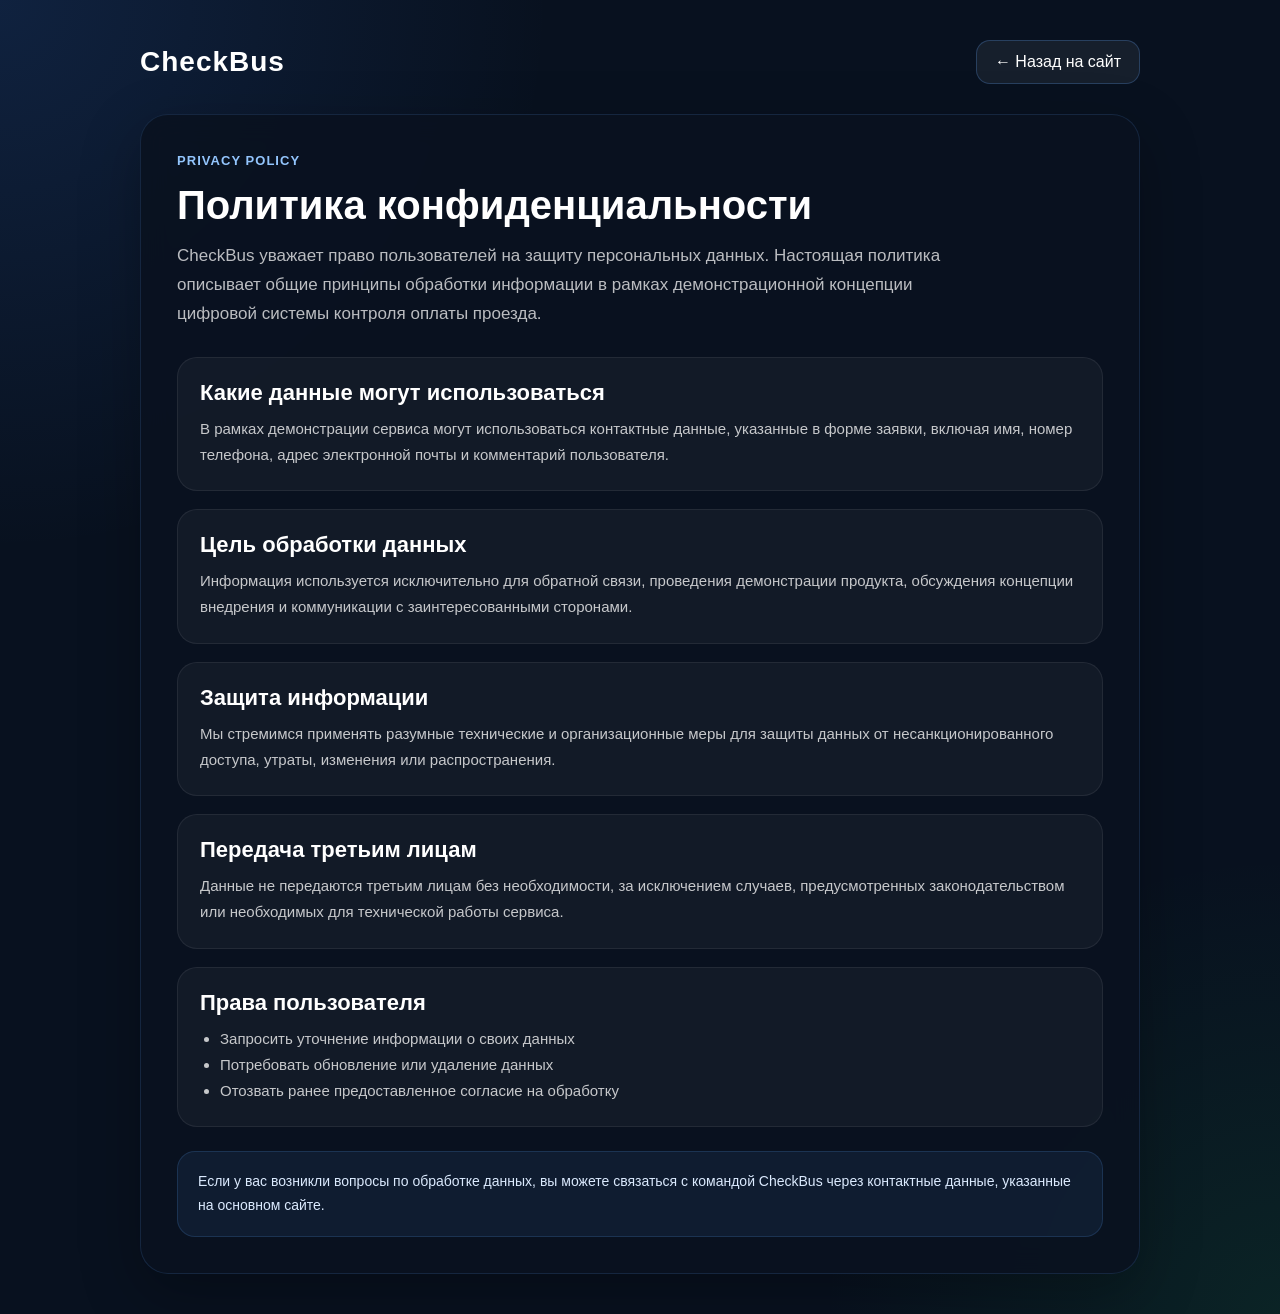
<file: privacy.html>
<!DOCTYPE html>
<html lang="ru">
<head>
  <meta charset="UTF-8" />
  <meta name="viewport" content="width=device-width, initial-scale=1.0" />
  <title>Политика конфиденциальности — CheckBus</title>
  <style>
    * {
      margin: 0;
      padding: 0;
      box-sizing: border-box;
      font-family: Arial, sans-serif;
    }

    body {
      background:
        radial-gradient(circle at top left, rgba(59, 130, 246, 0.15), transparent 30%),
        radial-gradient(circle at bottom right, rgba(34, 197, 94, 0.10), transparent 25%),
        #08111f;
      color: #ffffff;
      min-height: 100vh;
      padding: 40px 20px;
    }

    .container {
      max-width: 1000px;
      margin: 0 auto;
    }

    .topbar {
      display: flex;
      justify-content: space-between;
      align-items: center;
      margin-bottom: 30px;
      gap: 16px;
      flex-wrap: wrap;
    }

    .logo {
      font-size: 28px;
      font-weight: 700;
      letter-spacing: 1px;
    }

    .back-link {
      display: inline-block;
      text-decoration: none;
      color: #ffffff;
      background: rgba(255, 255, 255, 0.06);
      border: 1px solid rgba(96, 165, 250, 0.25);
      padding: 12px 18px;
      border-radius: 14px;
      transition: 0.25s ease;
    }

    .back-link:hover {
      background: rgba(96, 165, 250, 0.12);
      border-color: rgba(96, 165, 250, 0.5);
    }

    .page-card {
      background: rgba(10, 18, 32, 0.92);
      border: 1px solid rgba(96, 165, 250, 0.14);
      border-radius: 28px;
      padding: 36px;
      box-shadow: 0 20px 60px rgba(0, 0, 0, 0.28);
      backdrop-filter: blur(14px);
    }

    .page-tag {
      display: inline-block;
      margin-bottom: 14px;
      color: #93c5fd;
      font-size: 13px;
      font-weight: 700;
      text-transform: uppercase;
      letter-spacing: 0.08em;
    }

    h1 {
      font-size: 40px;
      margin-bottom: 14px;
      line-height: 1.15;
    }

    .intro {
      color: rgba(255, 255, 255, 0.72);
      font-size: 17px;
      line-height: 1.7;
      margin-bottom: 28px;
      max-width: 800px;
    }

    .info-grid {
      display: grid;
      gap: 18px;
    }

    .info-box {
      background: rgba(255, 255, 255, 0.04);
      border: 1px solid rgba(255, 255, 255, 0.07);
      border-radius: 20px;
      padding: 22px;
    }

    .info-box h2 {
      font-size: 22px;
      margin-bottom: 10px;
      color: #ffffff;
    }

    .info-box p,
    .info-box li {
      color: rgba(255, 255, 255, 0.76);
      line-height: 1.75;
      font-size: 15px;
    }

    .info-box ul {
      padding-left: 20px;
      margin-top: 10px;
    }

    .footer-note {
      margin-top: 24px;
      padding: 18px 20px;
      border-radius: 18px;
      background: rgba(96, 165, 250, 0.08);
      border: 1px solid rgba(96, 165, 250, 0.16);
      color: #dbeafe;
      line-height: 1.7;
      font-size: 14px;
    }

    @media (max-width: 768px) {
      .page-card {
        padding: 24px;
        border-radius: 22px;
      }

      h1 {
        font-size: 30px;
      }

      .intro {
        font-size: 15px;
      }
    }
  </style>
</head>
<body>
  <div class="container">
    <div class="topbar">
      <div class="logo">CheckBus</div>
      <a href="index.html" class="back-link">← Назад на сайт</a>
    </div>

    <div class="page-card">
      <span class="page-tag">Privacy Policy</span>
      <h1>Политика конфиденциальности</h1>
      <p class="intro">
        CheckBus уважает право пользователей на защиту персональных данных. Настоящая политика
        описывает общие принципы обработки информации в рамках демонстрационной концепции цифровой
        системы контроля оплаты проезда.
      </p>

      <div class="info-grid">
        <div class="info-box">
          <h2>Какие данные могут использоваться</h2>
          <p>
            В рамках демонстрации сервиса могут использоваться контактные данные, указанные в форме
            заявки, включая имя, номер телефона, адрес электронной почты и комментарий пользователя.
          </p>
        </div>

        <div class="info-box">
          <h2>Цель обработки данных</h2>
          <p>
            Информация используется исключительно для обратной связи, проведения демонстрации
            продукта, обсуждения концепции внедрения и коммуникации с заинтересованными сторонами.
          </p>
        </div>

        <div class="info-box">
          <h2>Защита информации</h2>
          <p>
            Мы стремимся применять разумные технические и организационные меры для защиты данных
            от несанкционированного доступа, утраты, изменения или распространения.
          </p>
        </div>

        <div class="info-box">
          <h2>Передача третьим лицам</h2>
          <p>
            Данные не передаются третьим лицам без необходимости, за исключением случаев,
            предусмотренных законодательством или необходимых для технической работы сервиса.
          </p>
        </div>

        <div class="info-box">
          <h2>Права пользователя</h2>
          <ul>
            <li>Запросить уточнение информации о своих данных</li>
            <li>Потребовать обновление или удаление данных</li>
            <li>Отозвать ранее предоставленное согласие на обработку</li>
          </ul>
        </div>
      </div>

      <div class="footer-note">
        Если у вас возникли вопросы по обработке данных, вы можете связаться с командой CheckBus
        через контактные данные, указанные на основном сайте.
      </div>
    </div>
  </div>
</body>
</html>
</file>
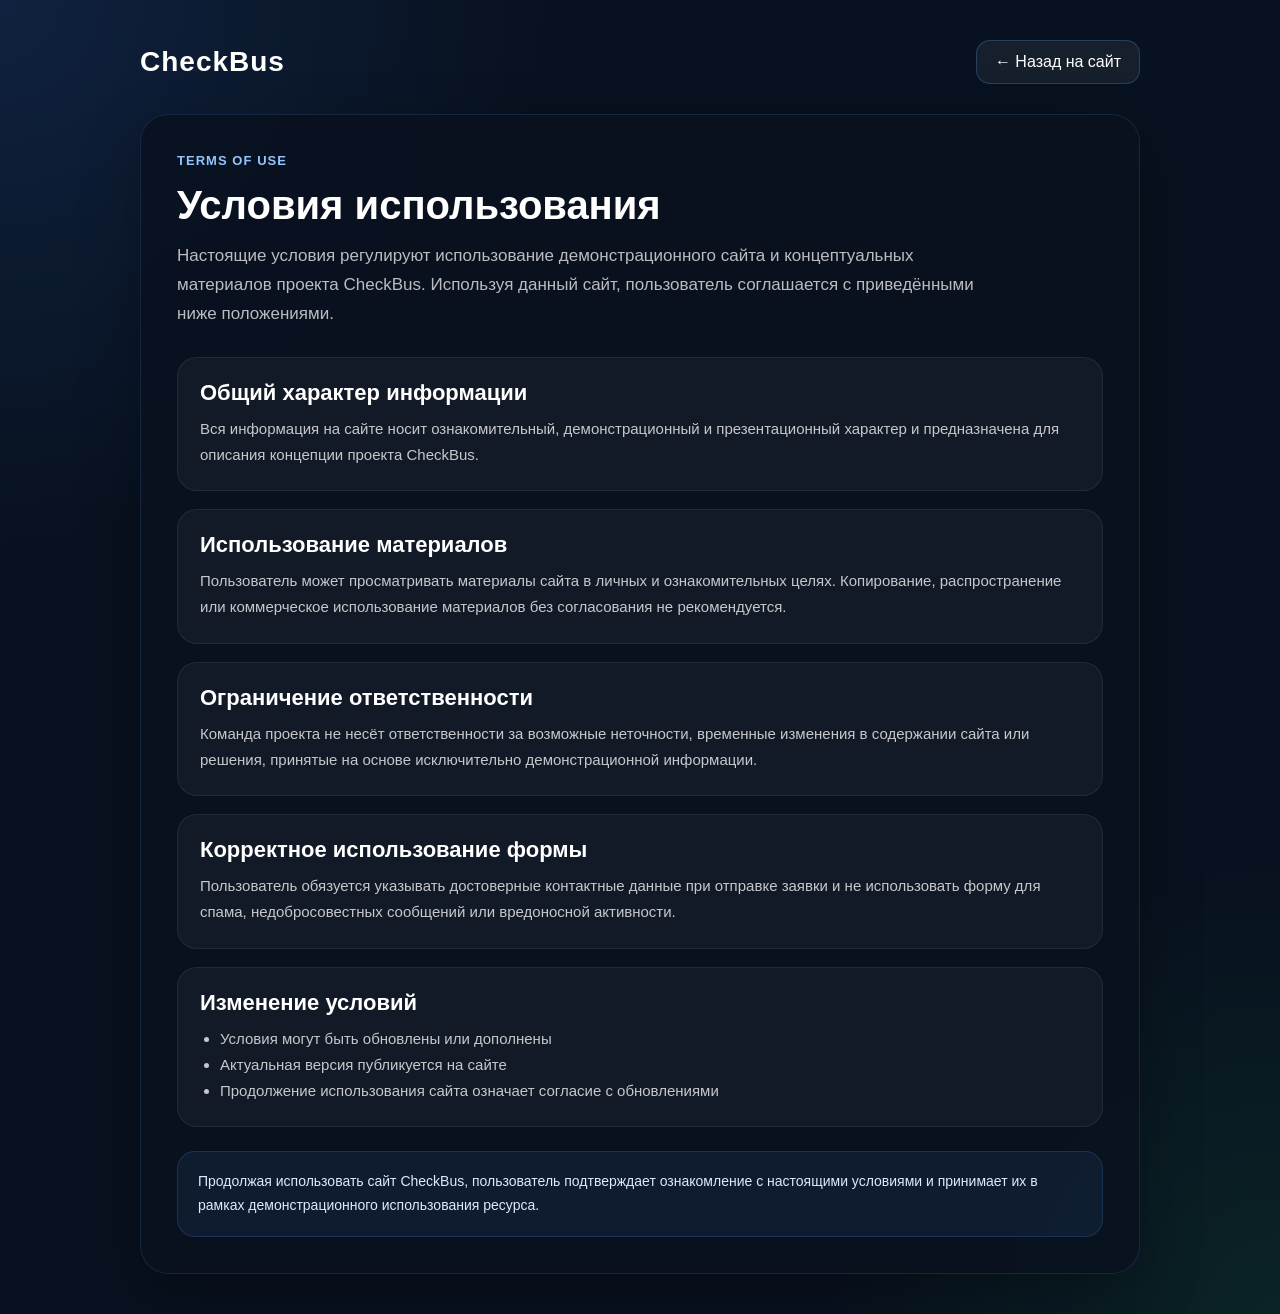
<file: terms.html>
<!DOCTYPE html>
<html lang="ru">
<head>
  <meta charset="UTF-8" />
  <meta name="viewport" content="width=device-width, initial-scale=1.0" />
  <title>Условия использования — CheckBus</title>
  <style>
    * {
      margin: 0;
      padding: 0;
      box-sizing: border-box;
      font-family: Arial, sans-serif;
    }

    body {
      background:
        radial-gradient(circle at top left, rgba(59, 130, 246, 0.15), transparent 30%),
        radial-gradient(circle at bottom right, rgba(34, 197, 94, 0.10), transparent 25%),
        #08111f;
      color: #ffffff;
      min-height: 100vh;
      padding: 40px 20px;
    }

    .container {
      max-width: 1000px;
      margin: 0 auto;
    }

    .topbar {
      display: flex;
      justify-content: space-between;
      align-items: center;
      margin-bottom: 30px;
      gap: 16px;
      flex-wrap: wrap;
    }

    .logo {
      font-size: 28px;
      font-weight: 700;
      letter-spacing: 1px;
    }

    .back-link {
      display: inline-block;
      text-decoration: none;
      color: #ffffff;
      background: rgba(255, 255, 255, 0.06);
      border: 1px solid rgba(96, 165, 250, 0.25);
      padding: 12px 18px;
      border-radius: 14px;
      transition: 0.25s ease;
    }

    .back-link:hover {
      background: rgba(96, 165, 250, 0.12);
      border-color: rgba(96, 165, 250, 0.5);
    }

    .page-card {
      background: rgba(10, 18, 32, 0.92);
      border: 1px solid rgba(96, 165, 250, 0.14);
      border-radius: 28px;
      padding: 36px;
      box-shadow: 0 20px 60px rgba(0, 0, 0, 0.28);
      backdrop-filter: blur(14px);
    }

    .page-tag {
      display: inline-block;
      margin-bottom: 14px;
      color: #93c5fd;
      font-size: 13px;
      font-weight: 700;
      text-transform: uppercase;
      letter-spacing: 0.08em;
    }

    h1 {
      font-size: 40px;
      margin-bottom: 14px;
      line-height: 1.15;
    }

    .intro {
      color: rgba(255, 255, 255, 0.72);
      font-size: 17px;
      line-height: 1.7;
      margin-bottom: 28px;
      max-width: 800px;
    }

    .info-grid {
      display: grid;
      gap: 18px;
    }

    .info-box {
      background: rgba(255, 255, 255, 0.04);
      border: 1px solid rgba(255, 255, 255, 0.07);
      border-radius: 20px;
      padding: 22px;
    }

    .info-box h2 {
      font-size: 22px;
      margin-bottom: 10px;
      color: #ffffff;
    }

    .info-box p,
    .info-box li {
      color: rgba(255, 255, 255, 0.76);
      line-height: 1.75;
      font-size: 15px;
    }

    .info-box ul {
      padding-left: 20px;
      margin-top: 10px;
    }

    .footer-note {
      margin-top: 24px;
      padding: 18px 20px;
      border-radius: 18px;
      background: rgba(96, 165, 250, 0.08);
      border: 1px solid rgba(96, 165, 250, 0.16);
      color: #dbeafe;
      line-height: 1.7;
      font-size: 14px;
    }

    @media (max-width: 768px) {
      .page-card {
        padding: 24px;
        border-radius: 22px;
      }

      h1 {
        font-size: 30px;
      }

      .intro {
        font-size: 15px;
      }
    }
  </style>
</head>
<body>
  <div class="container">
    <div class="topbar">
      <div class="logo">CheckBus</div>
      <a href="index.html" class="back-link">← Назад на сайт</a>
    </div>

    <div class="page-card">
      <span class="page-tag">Terms of Use</span>
      <h1>Условия использования</h1>
      <p class="intro">
        Настоящие условия регулируют использование демонстрационного сайта и концептуальных
        материалов проекта CheckBus. Используя данный сайт, пользователь соглашается с приведёнными ниже положениями.
      </p>

      <div class="info-grid">
        <div class="info-box">
          <h2>Общий характер информации</h2>
          <p>
            Вся информация на сайте носит ознакомительный, демонстрационный и презентационный характер
            и предназначена для описания концепции проекта CheckBus.
          </p>
        </div>

        <div class="info-box">
          <h2>Использование материалов</h2>
          <p>
            Пользователь может просматривать материалы сайта в личных и ознакомительных целях.
            Копирование, распространение или коммерческое использование материалов без согласования
            не рекомендуется.
          </p>
        </div>

        <div class="info-box">
          <h2>Ограничение ответственности</h2>
          <p>
            Команда проекта не несёт ответственности за возможные неточности, временные изменения
            в содержании сайта или решения, принятые на основе исключительно демонстрационной информации.
          </p>
        </div>

        <div class="info-box">
          <h2>Корректное использование формы</h2>
          <p>
            Пользователь обязуется указывать достоверные контактные данные при отправке заявки
            и не использовать форму для спама, недобросовестных сообщений или вредоносной активности.
          </p>
        </div>

        <div class="info-box">
          <h2>Изменение условий</h2>
          <ul>
            <li>Условия могут быть обновлены или дополнены</li>
            <li>Актуальная версия публикуется на сайте</li>
            <li>Продолжение использования сайта означает согласие с обновлениями</li>
          </ul>
        </div>
      </div>

      <div class="footer-note">
        Продолжая использовать сайт CheckBus, пользователь подтверждает ознакомление
        с настоящими условиями и принимает их в рамках демонстрационного использования ресурса.
      </div>
    </div>
  </div>
</body>
</html>
</file>
